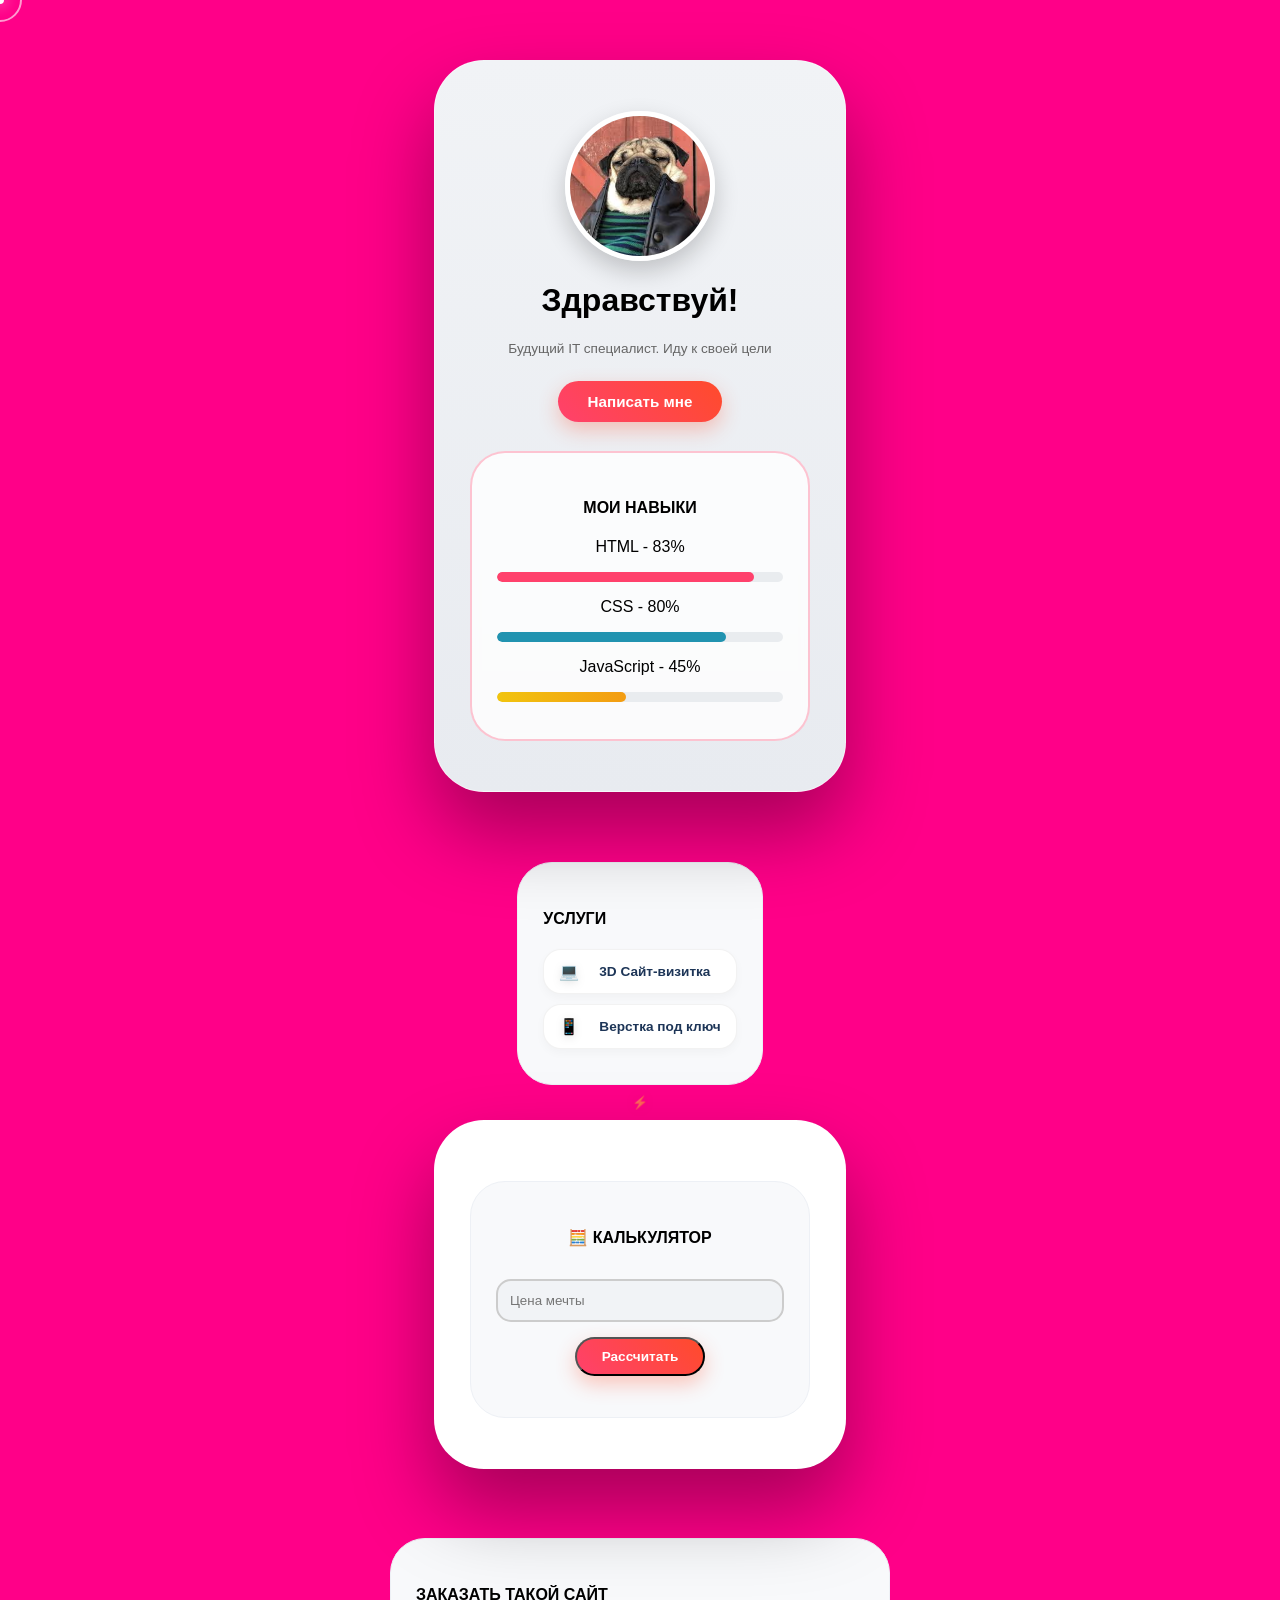
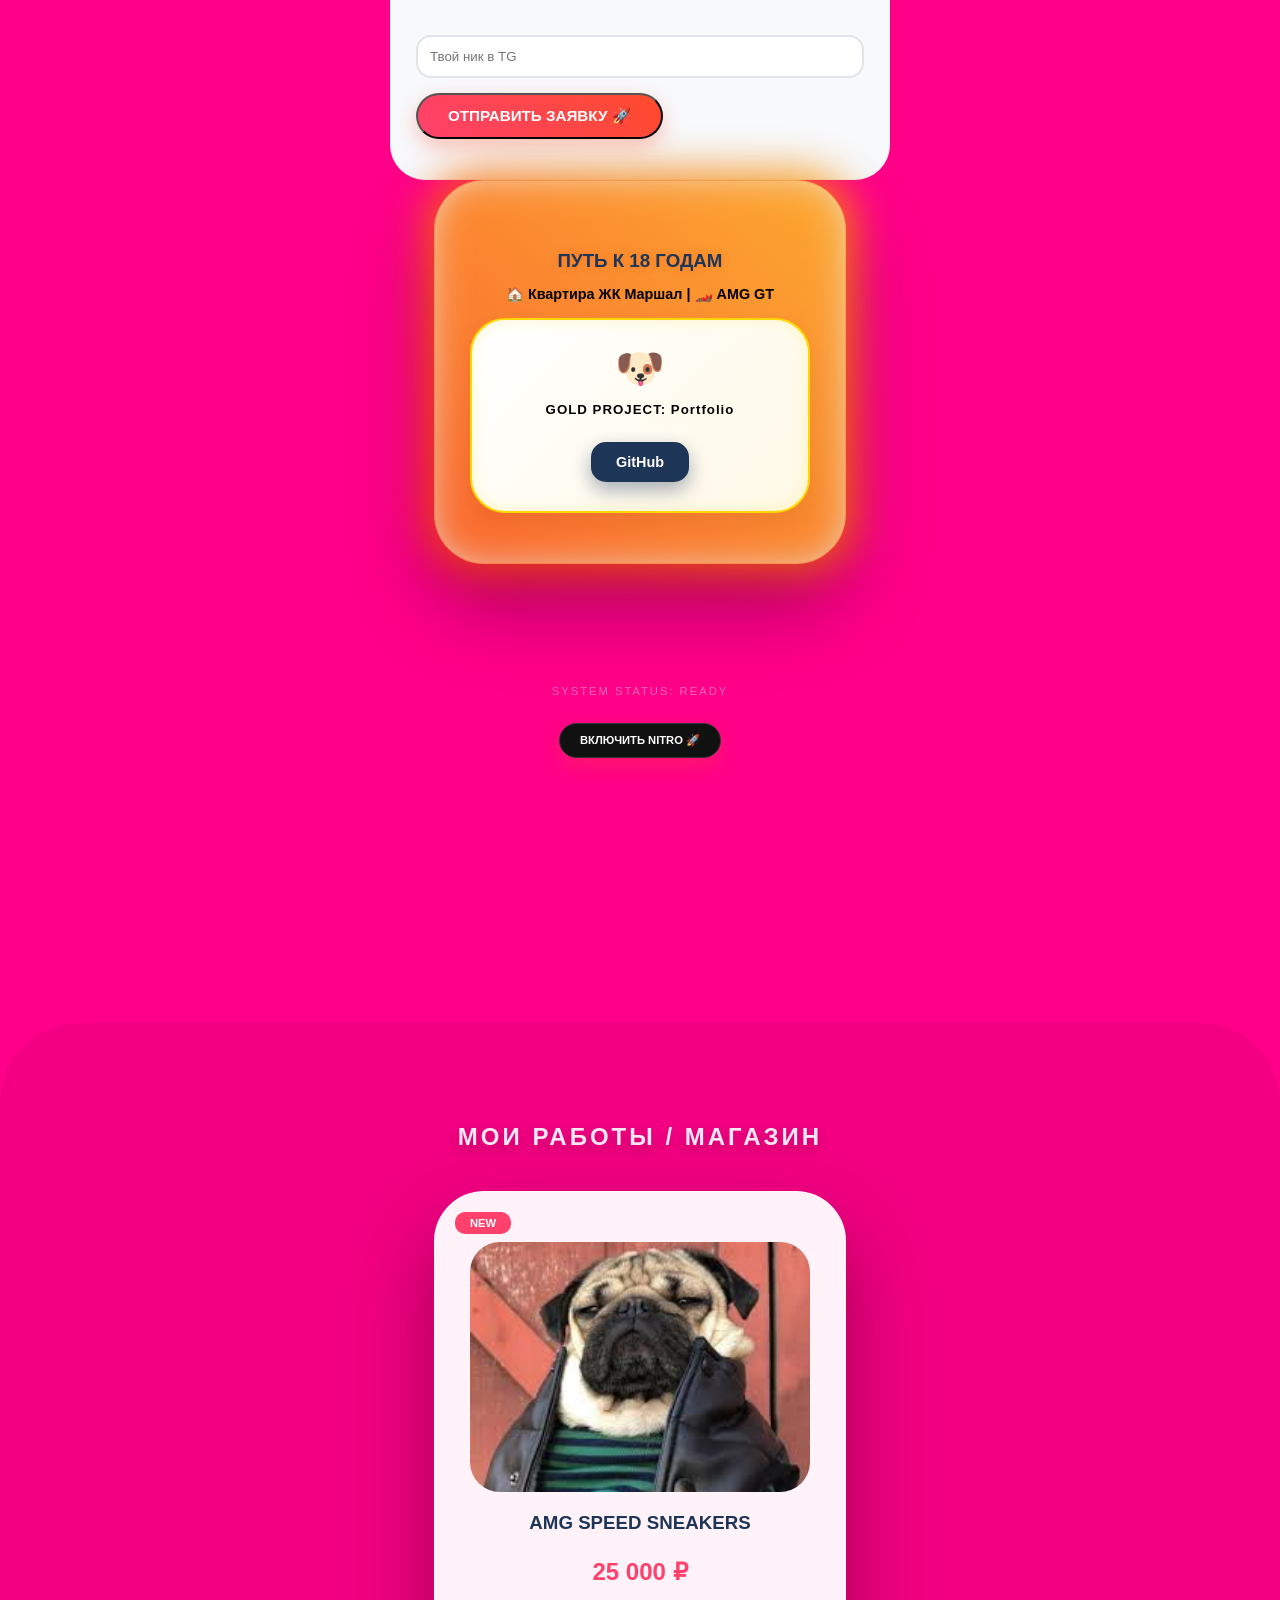
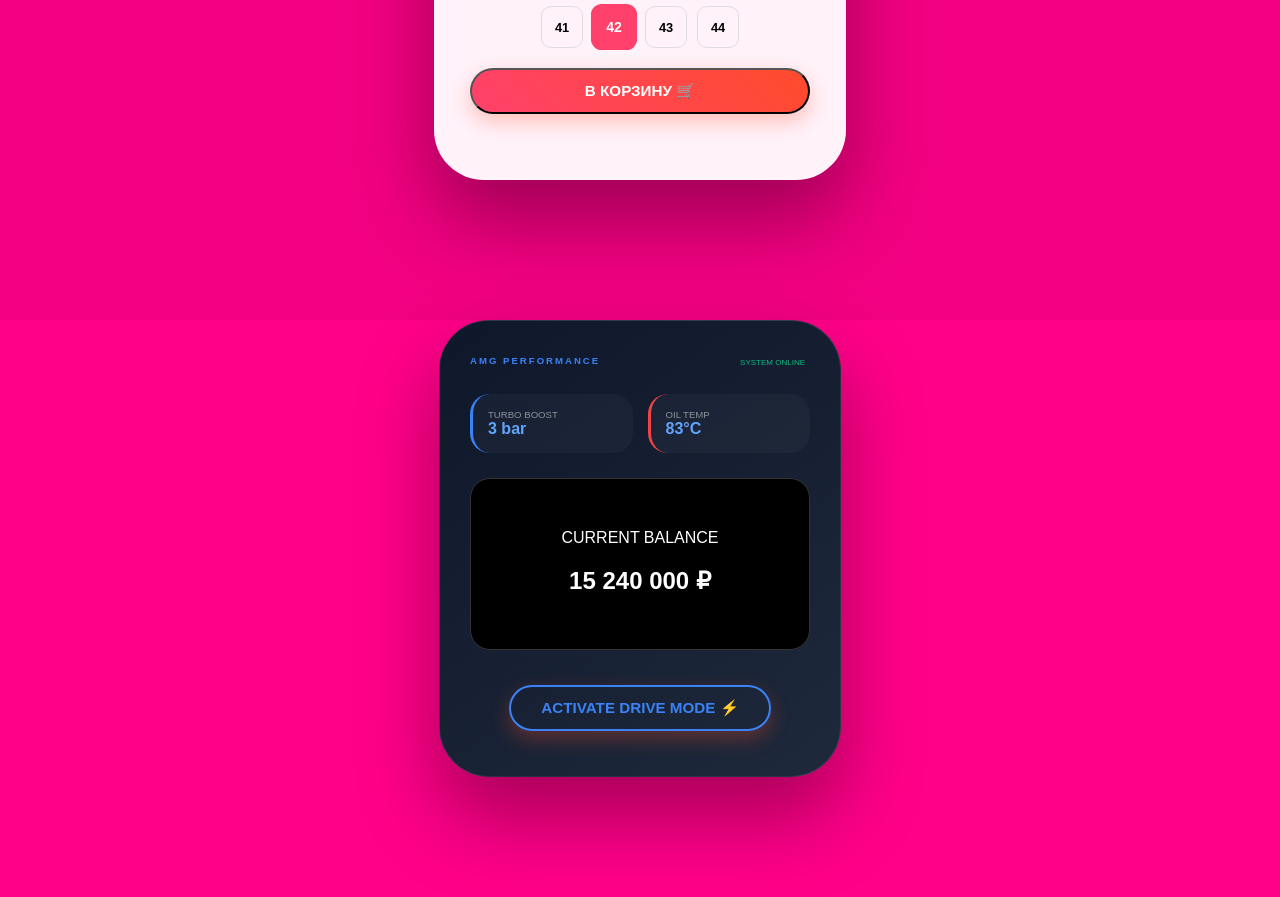
<file: index.html>
<!DOCTYPE html>
<html lang="ru">
<head>
    <meta charset="UTF-8">
    <meta name="viewport" content="width=device-width, initial-scale=1.0">
    <title>Sahivan-14 | LUX Portfolio</title>
    <link rel="stylesheet" href="style2.css">
</head>
<body>   
    <div class="floating-icons"></div>
    <div class="cursor"></div>
    <div class="cursor-follower"></div>

    <div class="container">
        <!-- БЛОК 1: ТЫ -->
        <div class="card reveal">
    <div class="avatar"><img src="png.jpg" alt="Мопс"></div>
    <h1 class="title">Здравствуй!</h1>
    
    <!-- Твой новый текст над кнопкой -->
    <p style="font-size: 0.85rem; color: #666; font-weight: 500; margin-bottom: 10px;">
        Будущий IT специалист. Иду к своей цели
    </p>
    
    <a href="https://t.me/SahivanIT" class="btn-send animate-btn">Написать мне</a>
    
    <!-- Навыки в рамочке -->
    <div class="inner-block skills-border">
        <h4 class="block-label">МОИ НАВЫКИ</h4>
        
        <p class="stat-text">HTML - <span class="num" data-val="90">0</span>%</p>
        <div class="progress-bg"><div class="bar html"></div></div>
        
        <p class="stat-text">CSS - <span class="num" data-val="80">0</span>%</p>
        <div class="progress-bg"><div class="bar css"></div></div>
        
        <!-- Добавили JavaScript -->
        <p class="stat-text">JavaScript - <span class="num" data-val="45">0</span>%</p>
        <div class="progress-bg"><div class="bar js"></div></div>
    </div>
</div>


        <!-- БЛОК 2: БИЗНЕС -->
        <div class="inner-block service-container">
    <h4 class="block-label">УСЛУГИ</h4>
    
    <!-- Услуга 1 -->
    <div class="service-item">
        <span class="icon">💻</span>
        <span class="service-name">3D Сайт-визитка</span>
    </div>

    <!-- Услуга 2 -->
    <div class="service-item">
        <span class="icon">📱</span>
        <span class="service-name">Верстка под ключ</span>
    </div>
</div>

<!-- ТВОЙ РАЗДЕЛИТЕЛЬ С ТЕМНОЙ МОЛНИЕЙ -->
<div class="divider dark-divider">
    <span class="divider-line dark-line"></span>
    <span class="divider-icon">⚡</span>
    <span class="divider-line dark-line"></span>
</div>

<!-- КАРТОЧКА КАЛЬКУЛЯТОРА -->
<div class="card reveal solid-calc">
    <div class="inner-block">
        <h4 class="block-label">🧮 КАЛЬКУЛЯТОР</h4>
        <input type="number" id="inp" placeholder="Цена мечты" class="main-input solid-input">
        <button onclick="calc()" class="btn-send shine-btn small-btn">Рассчитать</button>
        <p id="res" class="calc-res"></p>
    </div>
</div>
<!-- ФОРМА ОБРАТНОЙ СВЯЗИ -->
<div class="inner-block">
    <h4 class="block-label">ЗАКАЗАТЬ ТАКОЙ САЙТ</h4>
    <!-- Поле для ввода ника -->
    <input type="text" id="userName" placeholder="Твой ник в TG" class="main-input">
    
    <!-- КНОПКА С КОМАНДОЙ ONCLICK -->
    <button onclick="sendToTelegram()" class="btn-send shine-btn">
        ОТПРАВИТЬ ЗАЯВКУ 🚀
    </button>
</div>


<!-- ПОРТФОЛИО (БЕЗ РАСТЯГИВАНИЯ) -->
<div class="card reveal fire-card"> <!-- Добавили магию огня -->
    <h3 class="title" style="color: #1d3557; margin-bottom: 10px;">ПУТЬ К 18 ГОДАМ</h3>
    <p class="goal-text" style="font-weight: bold; font-size: 0.9rem;">
        🏠 Квартира ЖК Маршал | 🏎️ AMG GT
    </p>
    
    <!-- ЗОЛОТАЯ РАМКА С ТЕНЬЮ -->
    <div class="inner-block premium-border">
        <div class="emoji-icon" style="font-size: 2.5rem; margin-bottom: 10px;">🐶</div>
        <h5 style="margin: 10px 0; letter-spacing: 1px;">GOLD PROJECT: Portfolio</h5>
        
        <!-- Кнопка GitHub с блеском -->
        <a href="https://github.com/sahivan14-bit/my-project" target="_blank" class="btn-send github-btn shine-btn">
            GitHub
        </a>
    </div>
</div>
<!-- ПАСХАЛКА: ПАНЕЛЬ УПРАВЛЕНИЯ AMG -->
<div class="nitro-section" style="margin-top: 50px; text-align: center; padding-bottom: 100px;">
    <p style="color: rgba(255,255,255,0.4); font-size: 0.7rem; letter-spacing: 2px;">SYSTEM STATUS: READY</p>
    <button id="nitroBtn" class="btn-send" style="background: #111; border: 1px solid #333; font-size: 0.7rem; width: auto; display: inline-block; padding: 10px 20px;">
        ВКЛЮЧИТЬ NITRO 🚀
    </button>
</div>
<!-- СЕКЦИЯ ПОРТФОЛИО -->
<div class="portfolio-section" style="margin-top: 100px; width: 100%; text-align: center;">
    <h2 style="color: white; text-transform: uppercase; letter-spacing: 3px; margin-bottom: 40px;">
        Мои работы / Магазин
    </h2>

    <div class="card reveal shop-card">
        <!-- Твой код карточки с мопсом внутри -->
        <div class="badge">NEW</div>
        <div class="product-img">
            <img src="png.jpg" alt="Pug Boss"> 
        </div>
        <div class="product-info">
            <h3 class="product-title">AMG SPEED SNEAKERS</h3>
            <p class="product-price">25 000 ₽</p>
            
            <div class="size-picker">
                <!-- Добавили вызов функции на размеры -->
                <span class="size" onclick="selectSize(this)">41</span>
                <span class="size active" onclick="selectSize(this)">42</span>
                <span class="size" onclick="selectSize(this)">43</span>
                <span class="size" onclick="selectSize(this)">44</span>
            </div>
            
            <button class="btn-send buy-btn shine-btn" onclick="addToCart()">В КОРЗИНУ 🛒</button>
        </div>
    </div>
</div>
<div class="card reveal dashboard-card">
    <div class="db-header">
        <div class="brand-tag">AMG PERFORMANCE</div>
        <div class="status-group">
            <span class="status-text">SYSTEM ONLINE</span>
            <span class="status-blink"></span>
        </div>
    </div>
    
    <div class="db-grid">
        <div class="db-item accent-blue">
            <p>TURBO BOOST</p>
            <div class="db-val"><span class="num" data-val="2.4">0</span> bar</div>
        </div>
        <div class="db-item accent-red">
            <p>OIL TEMP</p>
            <div class="db-val"><span class="num" data-val="98">0</span>°C</div>
        </div>
    </div>

    <!-- График в стиле киберпанк -->
    <div class="inner-block db-visual">
        <div class="wave-container">
            <div class="wave"></div>
            <div class="wave"></div>
        </div>
        <div class="db-info">
            <p>CURRENT BALANCE</p>
            <h2 id="balance">15 240 000 ₽</h2>
        </div>
    </div>

    <button class="btn-send drive-btn" onclick="toggleDriveMode()">
        <span class="btn-text">ACTIVATE DRIVE MODE</span>
        <span class="btn-icon">⚡</span>
    </button>
</div>

<script>
window.onload = () => {
    const cards = document.querySelectorAll('.card');
    const c = document.querySelector('.cursor');
    const f = document.querySelector('.cursor-follower');

    // КУРСОР И 3D НАКЛОН
    document.addEventListener('mousemove', (e) => {
        const x = e.clientX, y = e.clientY;
        c.style.left = f.style.left = x + 'px';
        c.style.top = f.style.top = y + 'px';

        cards.forEach(card => {
            const r = card.getBoundingClientRect();
            if (x > r.left && x < r.right && y > r.top && y < r.bottom) {
                const rx = -(y - (r.top + r.height/2)) / 15;
                const ry = (x - (r.left + r.width/2)) / 15;
                card.style.setProperty('--rx', `${rx}deg`);
                card.style.setProperty('--ry', `${ry}deg`);
                card.style.setProperty('--s', `1.04`);
            } else {
                card.style.setProperty('--rx', `0deg`);
                card.style.setProperty('--ry', `0deg`);
                card.style.setProperty('--s', `1`);
            }
        });
    });

    // ИСКРЫ ПРИ КЛИКЕ
    document.addEventListener('click', (e) => {
        for(let i=0; i<10; i++) {
            const p = document.createElement('div');
            p.className = 'particle';
            document.body.appendChild(p);
            p.style.left = e.clientX + 'px'; p.style.top = e.clientY + 'px';
            const dX = (Math.random()-0.5)*250, dY = (Math.random()-0.5)*250;
            setTimeout(() => { p.style.transform = `translate(${dX}px, ${dY}px) scale(0)`; p.style.opacity = 0; }, 10);
            setTimeout(() => p.remove(), 600);
        }
    });

    // АНИМАЦИЯ ЦИФР И ПОЛОСОК
    document.querySelectorAll('.num').forEach(n => {
        let target = +n.getAttribute('data-val'), count = 0;
        let t = setInterval(() => { n.innerText = ++count; if(count >= target) clearInterval(t); }, 20);
    });
    document.querySelectorAll('.bar').forEach(b => {
        const val = b.parentElement.previousElementSibling.querySelector('.num').getAttribute('data-val');
        setTimeout(() => { b.style.width = val + '%'; }, 100);
    });
};

function calc() {
    const v = document.getElementById('inp').value;
    if(v) document.getElementById('res').innerText = "Нужно: " + Math.round(v/730) + " руб/день";
}
const nitroBtn = document.getElementById('nitroBtn');

nitroBtn.addEventListener('click', () => {
    // Включаем эффекты
    document.body.classList.add('nitro-active');
    nitroBtn.classList.add('btn-nitro-on');
    nitroBtn.innerText = "NITRO ACTIVE! 🔥";

    // Автоматическое выключение через 5 секунд
    setTimeout(() => {
        document.body.classList.remove('nitro-active');
        nitroBtn.classList.remove('btn-nitro-on');
        nitroBtn.innerText = "ВКЛЮЧИТЬ NITRO 🚀";
    }, 5000);
    
    // Доп. фишка: куча искр при нажатии
    for(let i=0; i<30; i++) {
        createParticle(window.innerWidth/2, window.innerHeight - 100);
    }
});

// Вспомогательная функция для искр (если её нет)
function createParticle(x, y) {
    const p = document.createElement('div');
    p.className = 'particle';
    document.body.appendChild(p);
    p.style.left = x + 'px'; p.style.top = y + 'px';
    const dX = (Math.random()-0.5)*400, dY = (Math.random()-0.5)*400;
    setTimeout(() => { p.style.transform = `translate(${dX}px, ${dY}px) scale(0)`; p.style.opacity = 0; }, 10);
    setTimeout(() => p.remove(), 1000);
}

function startFloatingEmojis() {
    const container = document.querySelector('.floating-icons');
    if (!container) return;

    const emojis = ['🐶', '🏠', '🏎️', '💰', '🔥'];

    setInterval(() => {
        const emoji = document.createElement('div');
        emoji.innerText = emojis[Math.floor(Math.random() * emojis.length)];
        
        // ЖЕСТКИЕ СТИЛИ (чтобы точно было видно)
        Object.assign(emoji.style, {
            position: 'fixed',
            bottom: '-100px', // Начинаем за краем экрана
            left: Math.random() * 100 + 'vw',
            fontSize: (Math.random() * 2 + 1) + 'rem',
            opacity: '0.6',
            zIndex: '0', // Поставим чуть выше фона
            pointerEvents: 'none',
            transition: 'transform 10s linear, opacity 10s' // Длительность полета 10 секунд
        });
        
        container.appendChild(emoji);

        // ЗАПУСК ПОЛЕТА (через 100 миллисекунд)
        setTimeout(() => {
            emoji.style.transform = `translateY(-120vh) rotate(${Math.random() * 360}deg)`;
        }, 100);

        // УДАЛЕНИЕ (когда долетит)
        setTimeout(() => {
            emoji.remove();
        }, 11000);
    }, 2000); // Каждые 2 секунды новая цель
}
startFloatingEmojis();

// 2. ПОТОМ ПРОВЕРЯЕМ, ЧТО ВСЁ РАБОТАЕТ
function sendToTelegram() {
    const nameInput = document.getElementById('userName');
    const name = nameInput ? nameInput.value.trim() : "";
    
    if (!name) {
        alert("Бро, введи ник! 😊");
        return;
    }

    // Текст сообщения
    const text = "Привет, Ваня! Я с твоего сайта. Мой ник: " + name;
    
    // Идеальная ссылка (проверь слэш после t.me/)
   const url = "https://t.me/SahivanIT" + encodeURIComponent(text);
    // Открываем Телеграм
    window.open(url, '_blank');
}


// Функция выбора размера
function selectSize(element) {
    // Убираем класс active у всех размеров в этой карточке
    const sizes = element.parentElement.querySelectorAll('.size');
    sizes.forEach(s => s.classList.remove('active'));
    
    // Добавляем active тому, на который нажали
    element.classList.add('active');
}

// Функция для кнопки "В корзину"
function addToCart() {
    const size = document.querySelector('.size.active').innerText;
    alert("Кроссовки " + size + " размера добавлены! Мопс одобряет. 🐶🔥");
    
    // Можно даже отправить уведомление тебе в ТГ, что кто-то "купил"
    // Но пока оставим так для теста
}
function toggleDriveMode() {
    const btn = document.querySelector('.drive-btn');
    const balance = document.getElementById('balance');
    
    btn.classList.toggle('active');
    
    if(btn.classList.contains('active')) {
        btn.innerHTML = "DRIVE MODE ACTIVE ⚡";
        // Эффект вибрации для баланса
        balance.style.animation = "shake 0.2s infinite";
        balance.style.color = "#60a5fa";
    } else {
        btn.innerHTML = "ACTIVATE DRIVE MODE 🏎️";
        balance.style.animation = "none";
        balance.style.color = "#fff";
    }
}

 </script>
 </body>
</html>
</file>
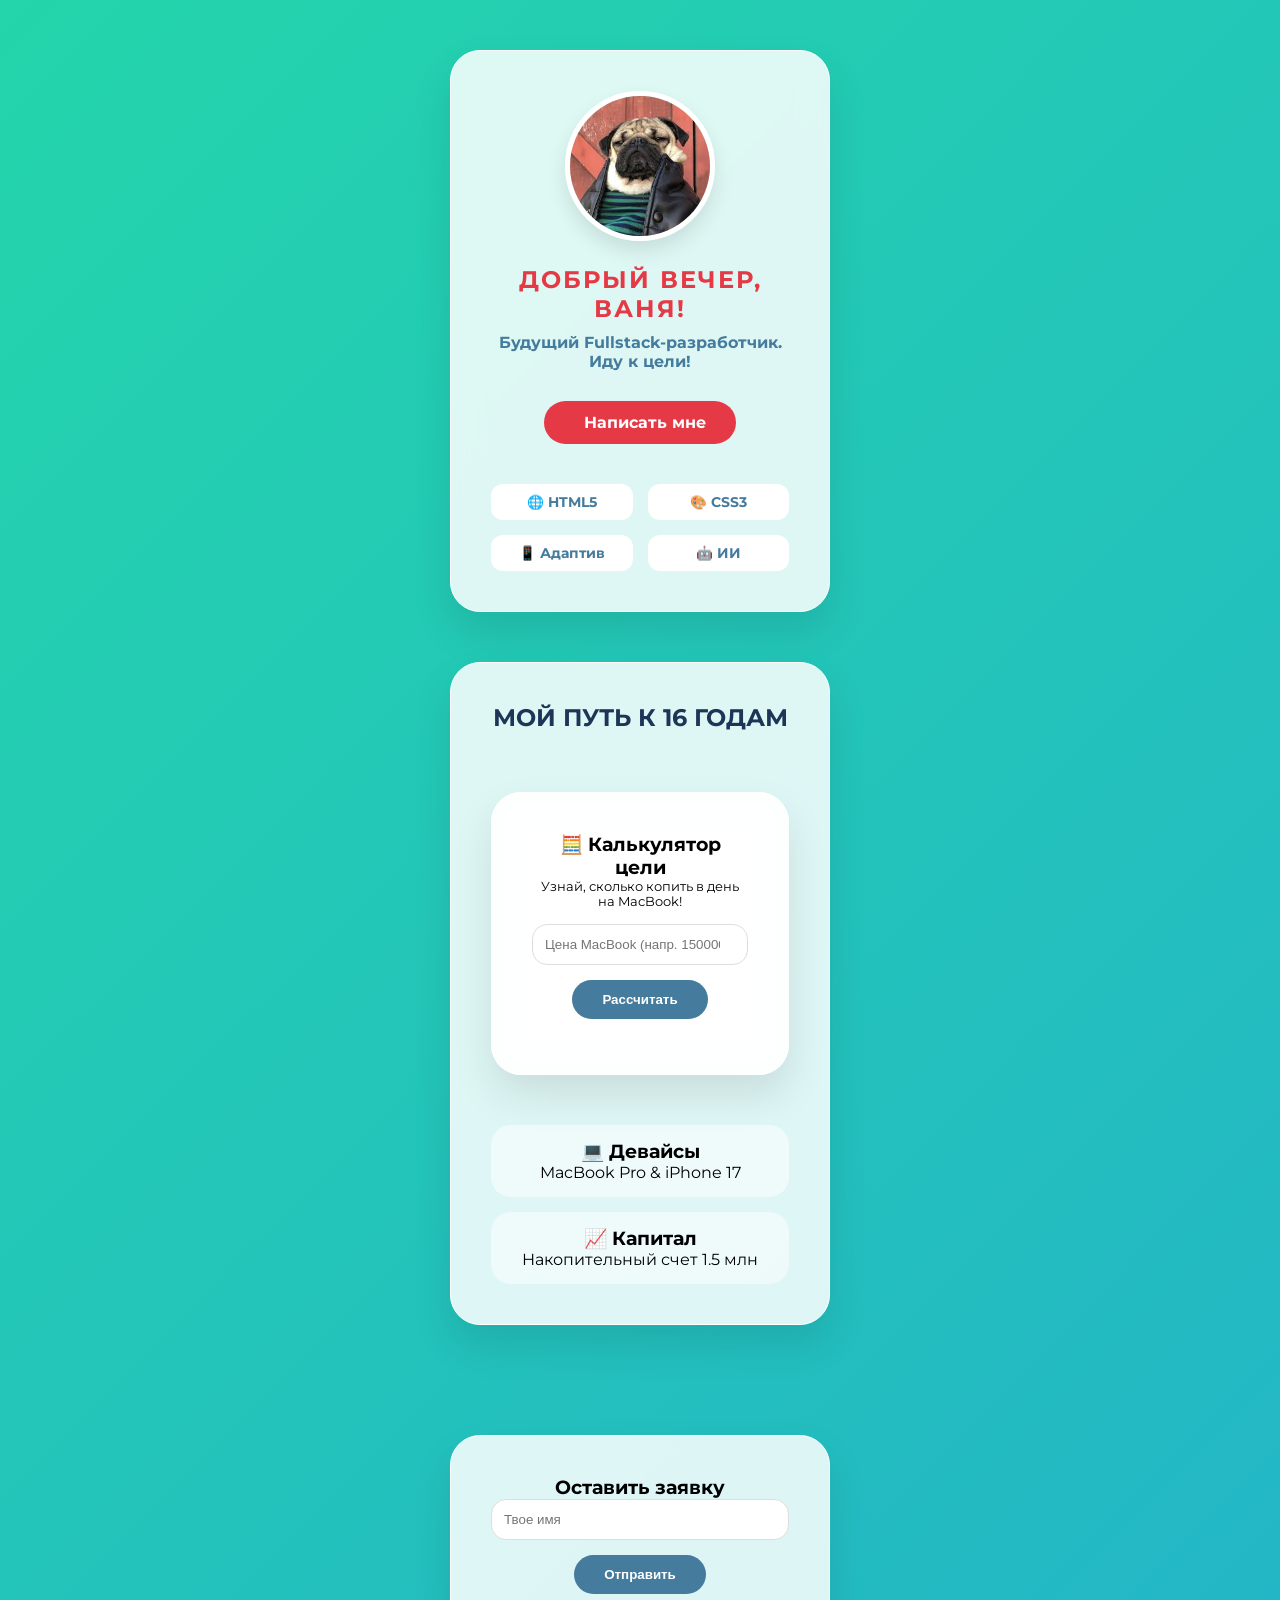
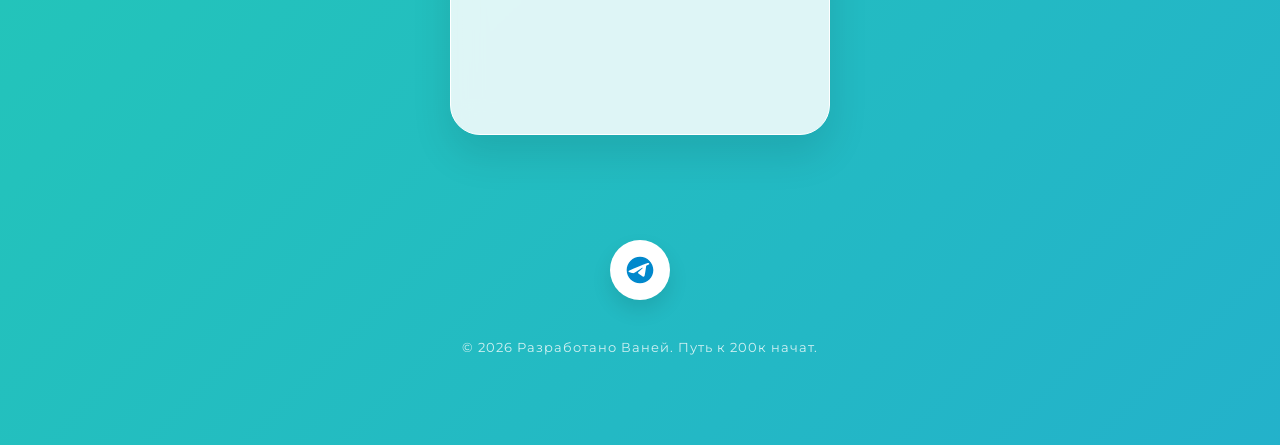
<file: my project/index.html>
<!DOCTYPE html>
<html lang="ru">
<head>
    <link rel="stylesheet" href="https://cloudflare.com">
    <meta charset="UTF-8">
    <meta name="viewport" content="width=device-width, initial-scale=1.0">
    <title>Мой Проект</title>
    <link rel="stylesheet" href="style.css">
</head>
<body>
    <div class="card">
    <!-- 1. ФОТО МОПСА -->
    <img src="png.jpg" alt="Мопс" class="profile-img">
    
    <!-- 2. ПРИВЕТСТВИЕ -->
    <h1 class="main-title" id="greeting">ДОБРОЕ УТРО, ВАНЯ!</h1>
    
    <!-- 3. ТВОЙ СТАТУС -->
    <p style="color: #457b9d; margin-bottom: 10px; font-weight: bold;">
        Будущий Fullstack-разработчик. Иду к цели!
    </p>
    
    <!-- 4. КНОПКА НАПИСАТЬ -->
    <a href="https://t.me" class="btn-contact" target="_blank">
        <i class="fa-brands fa-telegram"></i> Написать мне
    </a>

    <!-- 5. НАВЫКИ -->
    <div class="skills-container">
        <div class="skill-item">🌐 HTML5</div>
        <div class="skill-item">🎨 CSS3</div>
        <div class="skill-item">📱 Адаптив</div>
        <div class="skill-item">🤖 ИИ</div>
    </div>
</div>

    <div class="goals-section">
        <h2 style="color:#1d3557; margin-bottom:20px;">МОЙ ПУТЬ К 16 ГОДАМ</h2>
        <div class="contact-card goals-calc">
    <h3>🧮 Калькулятор цели</h3>
    <p style="font-size: 0.8rem; margin-bottom: 15px;">Узнай, сколько копить в день на MacBook!</p>
    <input type="number" id="priceInput" placeholder="Цена MacBook (напр. 150000)">
    <button onclick="calcGoal()" class="btn-send">Рассчитать</button>
    <p id="calc-result" style="margin-top: 15px; font-weight: bold; color: #1d3557;"></p>
</div>

        <div class="goal-card"><h3>💻 Девайсы</h3><p>MacBook Pro & iPhone 17</p></div>
        <div class="goal-card"><h3>📈 Капитал</h3><p>Накопительный счет 1.5 млн</p></div>
    </div>

    <div class="contact-card">
        <h3>Оставить заявку</h3>
        <input type="text" id="userName" placeholder="Твое имя">
        <button onclick="sayHello()" class="btn-send">Отправить</button>
        <p id="welcome-message" style="margin-top:15px; font-weight:bold;"></p>
        <div class="footer-social">
        <!-- Конец карточки заявки -->
       </div>
</div>
 <p id="welcome-message" style="margin-top: 15px; font-weight: bold;"></p>
 <!-- ВОТ ЭТОТ ТЕГ ВЫТОЛКНЕТ ВСЁ НИЖЕ ИЗ БЕЛОГО ОКНА -->
  <a href="https://t.me/sxlwwx" target="_blank" class="social-circle">
    <svg viewBox="0 0 24 24" width="32" height="32" fill="#0088cc" style="transition: 0.3s;">
        <path d="M12 2C6.48 2 2 6.48 2 12s4.48 10 10 10 10-4.48 10-10S17.52 2 12 2zm4.64 6.8c-.15 1.58-.8 5.42-1.13 7.19-.14.75-.42 1-.68 1.03-.58.05-1.02-.38-1.58-.75-.88-.58-1.38-.94-2.23-1.5-.99-.65-.35-1.01.22-1.59.15-.15 2.71-2.48 2.76-2.69.01-.03.01-.14-.07-.2-.08-.06-.19-.04-.27-.02-.11.02-1.93 1.23-5.46 3.62-.51.35-.98.52-1.4.51-.46-.01-1.35-.26-2.01-.48-.81-.27-1.45-.42-1.39-.89.03-.25.38-.51 1.07-.77 4.18-1.81 6.97-3.01 8.36-3.58 3.97-1.63 4.8-1.91 5.34-1.92.12 0 .38.03.55.17.14.11.18.26.2.46.02.07.02.14 0 .22z"/>
    </svg>
</a>

</a>

    </a>
</div>
<footer class="site-footer">
    <p>© 2026 Разработано Ваней. Путь к 200к начат.</p>
</footer>

    <!-- Теперь иконка ТГ будет САМА ПО СЕБЕ -->
    
    <!-- Твой футер в самом низу -->
   
    <script>
        function updateGreeting() {
            const el = document.getElementById('greeting');
            const h = new Date().getHours();
            if (h >= 5 && h < 12) el.innerText = "ДОБРОЕ УТРО, ВАНЯ!";
            else if (h >= 12 && h < 18) el.innerText = "ДОБРЫЙ ДЕНЬ, ВАНЯ!";
            else el.innerText = "ДОБРЫЙ ВЕЧЕР, ВАНЯ!";
        }

        function sayHello() {
    const input = document.getElementById('userName');
    const display = document.getElementById('welcome-message');
    const btn = document.querySelector('.btn-send');
    const name = input.value.trim();

    if (name === "") {
        display.innerText = "Эй, я не вижу твоего имени! 🙄";
        display.style.color = "#e63946"; // Красный
    } else {
        btn.innerText = "Отправка...";
        btn.style.background = "#28a745"; // Зеленый успех
        
        setTimeout(() => {
            display.innerText = "Привет, " + name + "! Твоя заявка улетела мне в ЛС! 🚀";
            display.style.color = "#2a9d8f";
            btn.innerText = "Отправлено!";
            input.value = ""; 
        }, 1000);
    }
}


        document.addEventListener('mousemove', (e) => {
            document.querySelectorAll('.card, .goals-section, .contact-card').forEach(card => {
                const rect = card.getBoundingClientRect();
                const x = (e.clientX - rect.left) / rect.width - 0.5;
                const y = (e.clientY - rect.top) / rect.height - 0.5;
                if (e.clientX > rect.left && e.clientX < rect.right && e.clientY > rect.top && e.clientY < rect.bottom) {
                    card.style.transform = `perspective(1000px) rotateX(${-y * 25}deg) rotateY(${x * 25}deg) scale(1.05)`;
                } else {
                    card.style.transform = `perspective(1000px) rotateX(0deg) rotateY(0deg) scale(1)`;
                }
            });
        });
        updateGreeting();
        function calcGoal() {
    const price = document.getElementById('priceInput').value;
    const result = document.getElementById('calc-result');
    
    if (price > 0) {
        // До 16 лет у нас (условно) 730 дней (2 года)
        const perDay = Math.round(price / 730);
        result.innerText = "Тебе нужно откладывать всего " + perDay + " руб. в день!";
        result.style.color = "#2a9d8f";
    } else {
        result.innerText = "Введи реальную цену!";
        result.style.color = "#e63946";
    }
}

    </script>
    
</body>
</html>
</file>
<file: style2.css>
body {
    background: #ff0088 !important; /* Тот самый розовый фон */
    margin: 0; font-family: 'Segoe UI', Roboto, sans-serif;
    display: flex; justify-content: center;
    cursor: none; overflow-x: hidden;
}

.container { display: flex; flex-direction: column; align-items: center; padding: 60px 20px; width: 100%; }

.card {
    background: #ffffff;
    padding: 50px 35px;
    border-radius: 50px; /* Круглые края как у Apple */
    margin-bottom: 60px;
    width: 100%;
    max-width: 340px;
    text-align: center;
    box-shadow: 0 20px 60px rgba(0,0,0,0.25); /* Глубокая тень для реализма */
    
    /* Магия наклона */
    transform: perspective(1000px) rotateX(var(--rx, 0deg)) rotateY(var(--ry, 0deg)) scale(var(--s, 1));
    transition: transform 0.1s ease-out;
    will-change: transform;
}

.inner-block {
    background: #f8f9fb;
    border: 1px solid #edf0f5;
    padding: 25px;
    border-radius: 35px;
    margin-top: 25px;
}

.btn-send {
    background: linear-gradient(45deg, #ff416c, #ff4b2b);
    color: white !important;
    padding: 18px;
    border-radius: 25px;
    display: block;
    text-decoration: none;
    font-weight: bold;
    box-shadow: 0 10px 25px rgba(255, 75, 43, 0.3);
    margin-top: 20px;
}

.cursor { position: fixed; width: 8px; height: 8px; background: #fff; border-radius: 50%; pointer-events: none; z-index: 10000; top: 0; left: 0; transform: translate(-50%, -50%); box-shadow: 0 0 15px #fff; }
.cursor-follower { position: fixed; width: 40px; height: 40px; border: 2px solid rgba(255, 255, 255, 0.6); border-radius: 50%; pointer-events: none; z-index: 9999; top: 0; left: 0; transform: translate(-50%, -50%); transition: 0.12s; }
/* ФОН И КУРСОР */
body {
    background: linear-gradient(135deg, #ff416c 0%, #ff4b2b 100%);
    margin: 0; font-family: 'Segoe UI', sans-serif;
    display: flex; justify-content: center;
    min-height: 100vh; overflow-x: hidden; cursor: none;
}
.container { display: flex; flex-direction: column; align-items: center; padding: 60px 20px; width: 100%; }

/* КАРТОЧКИ APPLE STYLE */
.card {
    background: rgba(255, 255, 255, 0.98);
    padding: 50px 35px; border-radius: 50px; margin-bottom: 60px;
    width: 100%; max-width: 340px; text-align: center;
    box-shadow: 0 40px 80px rgba(0,0,0,0.35) !important;
    border: 1px solid rgba(255, 255, 255, 0.4);
    transform: perspective(1000px) rotateX(var(--rx, 0deg)) rotateY(var(--ry, 0deg)) scale(var(--s, 1));
    transition: transform 0.15s ease-out; will-change: transform;
}

/* ВНУТРЕННИЕ РАМКИ */
.inner-block {
    background: #f8f9fb; border: 1px solid #edf0f5;
    padding: 25px; border-radius: 35px; margin-top: 25px;
}
.gold-border { border: 2px solid #ffd700; background: linear-gradient(to bottom, #fff, #fff9e6); }

/* ЭЛЕМЕНТЫ */
.avatar img {
    width: 100%;
    height: 100%;
    object-fit: cover;
    display: block;
}
.btn-send {
    background: linear-gradient(45deg, #ff416c, #ff4b2b);
    color: white !important;
    padding: 12px 30px; /* Уменьшили высоту и ширину */
    border-radius: 50px; /* Сделали более круглой */
    display: inline-block; /* Теперь она занимает место только по тексту */
    text-decoration: none;
    font-weight: bold;
    font-size: 0.95rem; /* Чуть меньше шрифт */
    margin: 15px auto;
    position: relative;
    overflow: hidden; /* Чтобы блик не вылетал за края */
    box-shadow: 0 8px 20px rgba(255, 75, 43, 0.3);
    transition: 0.3s;
}
.secondary-btn { background: #1d3557; }
.main-input { width: 100%; padding: 12px; border-radius: 15px; border: 1px solid #ddd; margin-top: 10px; outline: none; box-sizing: border-box; }

/* КУРСОР И ИСКРЫ */
.cursor, .cursor-follower { position: fixed; border-radius: 50%; pointer-events: none; z-index: 10000; top: 0; left: 0; transform: translate(-50%, -50%); }
.cursor { width: 8px; height: 8px; background: #fff; box-shadow: 0 0 15px #fff; }
.cursor-follower { width: 40px; height: 40px; border: 2px solid rgba(255, 255, 255, 0.6); transition: 0.12s; }
.particle { position: fixed; width: 6px; height: 6px; background: #fff; border-radius: 50%; pointer-events: none; z-index: 9999; transition: 0.6s ease-out; }

/* ПОЛОСКИ НАВЫКОВ */
.progress-bg { width: 100%; background: #e9ecef; border-radius: 20px; height: 10px; margin: 12px 0; overflow: hidden; }
.bar { height: 100%; border-radius: 20px; transition: width 2s ease-out; width: 0; }
.html { background: #ff416c; } .css { background: #2193b0; }
.skills-border {
    border: 2px solid rgba(255, 65, 108, 0.3) !important;
    background: rgba(255, 255, 255, 0.8) !important;
    backdrop-filter: blur(5px);
}
.animate-btn {
    animation: pulse 2s infinite ease-in-out;
}
@keyframes pulse {
    0% { transform: scale(1); box-shadow: 0 10px 25px rgba(255, 75, 43, 0.3); }
    50% { transform: scale(1.05); box-shadow: 0 15px 35px rgba(255, 75, 43, 0.5); }
    100% { transform: scale(1); box-shadow: 0 10px 25px rgba(255, 75, 43, 0.3); }
}
.js { background: linear-gradient(90deg, #f1c40f, #f39c12); }
.avatar {
    position: relative;
    width: 140px;
    height: 140px;
    margin: 0 auto;
    overflow: hidden; /* Чтобы блеск не вылетал за круг */
    border-radius: 50%;
    border: 5px solid #fff;
    box-shadow: 0 10px 25px rgba(0,0,0,0.2);
}
.avatar::after {
    content: '';
    position: absolute;
    top: -50%;
    left: -150%;
    width: 50%;
    height: 200%;
    background: linear-gradient(
        to right, 
        rgba(255,255,255,0) 0%, 
        rgba(255,255,255,0.6) 50%, 
        rgba(255,255,255,0) 100%
    );
    transform: rotate(30deg);
    animation: pug-shine 3s infinite ease-in-out; /* Раз в 3 секунды для солидности */
}
@keyframes pug-shine {
    0% { left: -150%; }
    30% { left: 150%; } /* Блик пробегает быстро */
    100% { left: 150%; } /* Потом пауза */
}
/* ФИШКА: ЭФФЕКТ АУРЫ ВОКРУГ КАРТОЧКИ */
.aura-effect {
    position: relative;
    box-shadow: 0 0 20px rgba(255, 255, 255, 0.2); /* Базовая тень */
    animation: aura-breathe 4s infinite ease-in-out;
}

@keyframes aura-breathe {
    0% { box-shadow: 0 20px 50px rgba(0,0,0,0.2), 0 0 10px rgba(255, 255, 255, 0.1); }
    50% { box-shadow: 0 20px 60px rgba(0,0,0,0.3), 0 0 30px rgba(255, 255, 255, 0.4); }
    100% { box-shadow: 0 20px 50px rgba(0,0,0,0.2), 0 0 10px rgba(255, 255, 255, 0.1); }
}

/* СТИЛЬНЫЕ РАМКИ ВНУТРИ */
.service-capsule, .calc-capsule {
    background: rgba(248, 249, 251, 0.7) !important;
    border: 2px solid rgba(255, 255, 255, 1) !important;
    box-shadow: inset 0 2px 10px rgba(0,0,0,0.02);
    transition: 0.4s;
}

.service-capsule:hover {
    transform: scale(1.02);
    border-color: #ff416c !important;
}

/* КОМПАКТНАЯ КНОПКА */
.small-btn {
    padding: 10px 25px !important;
    font-size: 0.85rem !important;
    width: auto !important; /* Убираем растягивание */
    margin: 15px auto 0 !important;
}

/* ИКОНКИ */
.icon {
    display: inline-block;
    margin-right: 8px;
    filter: drop-shadow(0 2px 4px rgba(0,0,0,0.1));
}
/* СТИЛЬ РАЗДЕЛИТЕЛЯ */
.divider {
    display: flex;
    align-items: center;
    justify-content: center;
    margin: 10px 0;
    opacity: 0.5;
}

.divider-line {
    height: 1px;
    flex-grow: 1;
    background: linear-gradient(90deg, transparent, #ddd, transparent);
}

.divider-icon {
    margin: 0 15px;
    font-size: 0.8rem;
    filter: drop-shadow(0 0 5px #ff416c);
}

/* ОЖИВЛЯЕМ ИКОНКИ */
.icon {
    display: inline-block;
    animation: icon-float 3s infinite ease-in-out;
}

@keyframes icon-float {
    0%, 100% { transform: translateY(0); }
    50% { transform: translateY(-3px); }
}

/* ДОБАВЛЯЕМ "ГЛУБИНУ" КАРТОЧКЕ */
.card {
    background: linear-gradient(180deg, #ffffff 0%, #f9f9f9 100%) !important;
}

/* УБИРАЕМ ЛИШНИЕ ОТСТУПЫ */
.inner-block {
    margin-top: 10px !important; /* Делаем блоки ближе друг к другу */
}
/* ПРИТЕМНЯЕМ КАРТОЧКУ (Цвет Space Gray) */
.card {
    background: linear-gradient(180deg, #f1f3f6 0%, #e8ebf0 100%) !important;
}

/* ОТДЕЛЬНЫЕ РАМОЧКИ ДЛЯ УСЛУГ */
.service-item {
    background: #ffffff;
    border: 1px solid rgba(0, 0, 0, 0.05);
    padding: 12px 15px;
    border-radius: 18px;
    margin-bottom: 10px;
    display: flex;
    align-items: center;
    gap: 12px;
    transition: 0.3s cubic-bezier(0.4, 0, 0.2, 1);
    box-shadow: 0 4px 10px rgba(0, 0, 0, 0.03);
}

/* ЭФФЕКТ ПРИ НАВЕДЕНИИ НА УСЛУГУ */
.service-item:hover {
    transform: translateX(5px) scale(1.02);
    border-color: #ff416c;
    box-shadow: 0 8px 20px rgba(255, 65, 108, 0.15);
}

.service-name {
    font-size: 0.85rem;
    font-weight: 600;
    color: #1d3557;
}

/* ПРИТЕМНЯЕМ ИНПУТ, ЧТОБЫ ВЫДЕЛЯЛСЯ */
.main-input {
    background: #ffffff !important;
    border: 2px solid #e0e4e9 !important;
}
/* ТЕМНАЯ МОЛНИЯ И ЛИНИИ */
.dark-line {
    background: linear-gradient(90deg, transparent, #444, transparent) !important;
    height: 2px !important; /* Чуть толще */
}

.divider-icon {
    color: #333; /* Темный цвет иконки */
    filter: drop-shadow(0 0 8px rgba(0,0,0,0.2)) !important;
    font-weight: bold;
}

/* ПЛОТНЫЙ КАЛЬКУЛЯТОР */
.solid-calc {
    background: #ffffff !important; /* Убираем прозрачность полностью */
    opacity: 1 !important;
}

.solid-input {
    background: #f1f3f6 !important;
    border: 2px solid #ccc !important; /* Более четкая рамка */
    color: #1d3557;
}

/* ФИКС ПОРТФОЛИО (ЧТОБЫ НЕ РАСТЯГИВАЛОСЬ) */
.portfolio-card {
    max-width: 340px !important;
    width: 100% !important;
    margin-left: auto;
    margin-right: auto;
    overflow: hidden;
}
/* ЭФФЕКТ ОГНЯ ВОКРУГ КАРТОЧКИ */
.fire-card {
    position: relative;
    border: 1px solid rgba(255, 69, 0, 0.3);
    animation: fire-pulse 3s infinite alternate;
}

@keyframes fire-pulse {
    0% {
        box-shadow: 0 20px 50px rgba(0,0,0,0.3), 
                    0 0 10px rgba(255, 69, 0, 0.5), 
                    0 0 20px rgba(255, 140, 0, 0.3);
    }
    100% {
        box-shadow: 0 25px 60px rgba(0,0,0,0.4), 
                    0 0 30px rgba(255, 69, 0, 0.8), 
                    0 0 50px rgba(255, 215, 0, 0.5);
    }
}

/* ПРЕМИУМ-РАМКА ДЛЯ ПОРТФОЛИО */
.premium-border {
    border: 2px solid #ffd700 !important;
    background: linear-gradient(135deg, #ffffff 0%, #fff9e6 100%) !important;
    box-shadow: inset 0 0 15px rgba(255, 215, 0, 0.2), 
                0 10px 25px rgba(0,0,0,0.05);
    transform: scale(1);
    transition: 0.4s cubic-bezier(0.175, 0.885, 0.32, 1.275);
}

.premium-border:hover {
    transform: scale(1.05);
    box-shadow: inset 0 0 20px rgba(255, 215, 0, 0.4), 
                0 15px 35px rgba(0,0,0,0.1);
}

/* ТЕМНАЯ КНОПКА GITHUB */
.github-btn {
    background: #1d3557 !important;
    border-radius: 15px !important;
    font-size: 0.9rem !important;
    padding: 12px 25px !important;
    width: auto !important;
    margin: 15px auto 0 !important;
    box-shadow: 0 8px 20px rgba(29, 53, 87, 0.4) !important;
}
/* РЕАЛЬНЫЙ ОГОНЬ Sahivan-14 */
.fire-card {
    position: relative;
    z-index: 1;
}

.fire-card::before {
    content: '';
    position: absolute;
    top: -10px; left: -10px; right: -10px; bottom: -10px;
    background: linear-gradient(45deg, #ff4500, #ff8c00, #ffd700, #ff4500);
    background-size: 400%;
    z-index: -1;
    filter: blur(20px);
    border-radius: 55px; /* Чуть больше чем у карточки */
    animation: fire-glow 3s linear infinite;
    opacity: 0.8;
}

@keyframes fire-glow {
    0% { background-position: 0% 50%; opacity: 0.6; }
    50% { background-position: 100% 50%; opacity: 1; filter: blur(25px); }
    100% { background-position: 0% 50%; opacity: 0.6; }
}

/* Добавим свечение самому тексту заголовка */
.fire-card .title {
    text-shadow: 0 0 10px rgba(255, 69, 0, 0.3);
}
/* ЭФФЕКТ ФОРСАЖА */
.nitro-active {
    animation: shake 0.1s infinite; /* Тряска сайта */
    filter: hue-rotate(90deg) contrast(1.2); /* Смена цветов на неоновые */
}

@keyframes shake {
    0% { transform: translate(1px, 1px) rotate(0deg); }
    50% { transform: translate(-1px, -2px) rotate(-1deg); }
    100% { transform: translate(1px, -1px) rotate(1deg); }
}

/* Свечение для активной кнопки */
.btn-nitro-on {
    background: #00ffcc !important;
    color: #000 !important;
    box-shadow: 0 0 30px #00ffcc !important;
    border: none !important;
}
/* ФОНОВЫЕ СМАЙЛИКИ */
.floating-icons {
    position: fixed;
    top: 0; left: 0;
    width: 100%; height: 100%;
    z-index: -1; /* Чтобы были ПОД карточками */
    overflow: hidden;
    pointer-events: none;
}

.bg-emoji {
    position: absolute;
    font-size: 2rem;
    opacity: 0.15; /* Делаем их едва заметными, как водяные знаки */
    animation: float-bg 15s linear infinite;
    filter: blur(1px);
}

@keyframes float-bg {
    0% { transform: translateY(110vh) rotate(0deg); }
    100% { transform: translateY(-10vh) rotate(360deg); }
}

.floating-icons {
    position: fixed !important;
    top: 0 !important;
    left: 0 !important;
    width: 100vw !important;
    height: 100vh !important;
    z-index: -1 !important; /* Убедись, что они ПОД всем контентом */
    background: transparent !important;
    pointer-events: none !important;
}
/* КАРТОЧКА МАГАЗИНА */
.shop-card {
    overflow: hidden;
    background: #ffffff !important;
}

.badge {
    position: absolute;
    top: 20px; left: 20px;
    background: #ff416c;
    color: white;
    padding: 5px 15px;
    border-radius: 10px;
    font-size: 0.7rem;
    font-weight: bold;
    z-index: 10;
}

.product-img img {
    width: 100%;
    transition: transform 0.5s cubic-bezier(0.2, 0, 0.2, 1);
}

/* ЭФФЕКТ ПРИ НАВЕДЕНИИ */
.shop-card:hover .product-img img {
    transform: scale(1.15) rotate(-5deg); /* Увеличение и легкий наклон */
}

.product-title { margin: 20px 0 5px; color: #1d3557; }
.product-price { font-size: 1.5rem; font-weight: 800; color: #ff416c; margin-bottom: 20px; }

.size-picker {
    display: flex; justify-content: center; gap: 10px; margin-bottom: 20px;
}

.size {
    width: 40px; height: 40px;
    border: 1px solid #ddd;
    border-radius: 10px;
    display: flex; align-items: center; justify-content: center;
    font-size: 0.8rem; font-weight: bold; cursor: pointer;
    transition: 0.3s;
}

.size:hover, .size.active {
    background: #1d3557; color: white; border-color: #1d3557;
}

.buy-btn {
    width: 100%;
    margin-top: 0 !important;
}
.product-img {
    width: 100%;
    height: 250px; /* Фиксируем высоту */
    overflow: hidden;
    border-radius: 30px; /* Закругляем углы картинки */
    margin-bottom: 20px;
}

.product-img img {
    width: 100%;
    height: 100%;
    object-fit: cover; /* Это растянет мопса красиво, без искажений */
    transition: 0.5s ease;
}

/* Эффект при клике на размер */
.size.active {
    background: #ff416c !important;
    color: white;
    border-color: #ff416c;
    transform: scale(1.1);
}
.portfolio-section {
    display: flex;
    flex-direction: column;
    align-items: center; /* Центрируем всё внутри секции */
    justify-content: center;
    width: 100%;
    margin-top: 100px !important;
    padding-bottom: 100px;
}

.shop-card {
    margin-left: auto !important;
    margin-right: auto !important;
    /* Убедись, что max-width остался 340px или 400px */
}

/* Добавим свечение заголовку, чтобы он не был плоским */
.portfolio-section h2 {
    text-shadow: 0 5px 15px rgba(0,0,0,0.3);
    font-size: 1.2rem;
}
.shop-card:hover .product-img {
    transform: translateY(-10px); /* Картинка чуть всплывает */
    box-shadow: 0 15px 30px rgba(0,0,0,0.2);
}

.product-img {
    transition: 0.4s cubic-bezier(0.175, 0.885, 0.32, 1.275);
}
.portfolio-section {
    background: rgba(0, 0, 0, 0.05); /* Легкое затемнение фона секции */
    padding: 80px 20px;
    border-radius: 80px 80px 0 0; /* Плавный переход сверху */
    margin-top: 150px !important;
    width: 100%;
}

/* Сделаем заголовок покрупнее и посолиднее */
.portfolio-section h2 {
    color: #fff;
    font-size: 1.5rem;
    font-weight: 900;
    text-transform: uppercase;
    letter-spacing: 5px;
    margin-bottom: 50px;
    opacity: 0.9;
}
.shop-card {
    background: rgba(255, 255, 255, 0.95) !important;
    backdrop-filter: blur(10px); /* Эффект матового стекла */
    border: 1px solid rgba(255, 255, 255, 0.3);
    transition: transform 0.3s ease, box-shadow 0.3s ease;
}

.shop-card:hover {
    box-shadow: 0 40px 80px rgba(0,0,0,0.4) !important;
    transform: perspective(1000px) rotateX(var(--rx)) rotateY(var(--ry)) scale(1.02) !important;
}
.dashboard-card {
    background: #111827 !important; /* Глубокий темный */
    color: white !important;
    border: 1px solid #374151;
}

.db-header { display: flex; justify-content: space-between; align-items: center; margin-bottom: 25px; }
.status-blink { width: 10px; height: 10px; background: #10b981; border-radius: 50%; box-shadow: 0 0 10px #10b981; animation: blink 1.5s infinite; }

@keyframes blink { 0%, 100% { opacity: 1; } 50% { opacity: 0.3; } }

.db-grid { display: grid; grid-template-columns: 1fr 1fr; gap: 15px; margin-bottom: 25px; }
.db-item { background: #1f2937; padding: 15px; border-radius: 20px; text-align: left; }
.db-item p { font-size: 0.6rem; opacity: 0.5; margin: 0; }
.db-val { font-size: 1rem; font-weight: bold; color: #60a5fa; }

.nitro-btn { background: #3b82f6 !important; box-shadow: 0 10px 20px rgba(59, 130, 246, 0.3) !important; }
.dashboard-card {
    background: linear-gradient(145deg, #0f172a, #1e293b) !important;
    border: 1px solid rgba(255,255,255,0.1) !important;
    padding: 30px !important;
}

.brand-tag { font-size: 0.6rem; letter-spacing: 2px; color: #3b82f6; font-weight: bold; }
.status-text { font-size: 0.5rem; color: #10b981; margin-right: 5px; }

/* СЕНСОРЫ */
.db-item {
    border-left: 3px solid #3b82f6;
    background: rgba(255,255,255,0.03);
}
.accent-red { border-left-color: #ef4444; }

/* ВИЗУАЛИЗАЦИЯ ГРАФИКА */
.db-visual {
    background: #000 !important;
    height: 100px;
    position: relative;
    overflow: hidden;
    display: flex;
    align-items: center;
    justify-content: center;
    border: 1px solid #333 !important;
}

.wave-container { position: absolute; width: 100%; height: 100%; opacity: 0.3; }
.wave {
    position: absolute; width: 200%; height: 200%;
    background: linear-gradient(transparent, #3b82f6);
    border-radius: 40%;
    animation: wave-move 10s infinite linear;
    top: 50%; left: -50%;
}
.wave:nth-child(2) { animation-duration: 7s; opacity: 0.5; background: #60a5fa; }

@keyframes wave-move { 100% { transform: rotate(360deg); } }

/* КНОПКА ПЕРЕКЛЮЧЕНИЯ */
.drive-btn {
    background: transparent !important;
    border: 2px solid #3b82f6 !important;
    color: #3b82f6 !important;
    transition: 0.4s !important;
}
.drive-btn.active {
    background: #3b82f6 !important;
    color: #fff !important;
    box-shadow: 0 0 30px rgba(59, 130, 246, 0.6) !important;
}
/* ЭКРАН С ГРАФИКОМ */
.db-visual {
    background: #000 !important;
    height: 120px;
    position: relative;
    overflow: hidden;
    display: flex;
    align-items: center;
    justify-content: center;
    border-radius: 20px;
    border: 1px solid #333 !important;
    margin: 20px 0;
}

/* МАГИЧЕСКИЕ ВОЛНЫ */
.wave-container {
    position: absolute;
    width: 100%;
    height: 100%;
    bottom: -50%; /* Сдвигаем вниз */
    opacity: 0.4;
}

.wave {
    position: absolute;
    width: 200%;
    height: 200%;
    background: linear-gradient(transparent, #3b82f6);
    border-radius: 40%;
    animation: wave-rotate 8s infinite linear;
    left: -50%;
}

.wave:nth-child(2) {
    animation-duration: 12s;
    background: #60a5fa;
    opacity: 0.3;
}

@keyframes wave-rotate {
    from { transform: rotate(0deg); }
    to { transform: rotate(360deg); }
}
</file>
<file: my project/style.css>
@import url('https://fonts.googleapis.com/css2?family=Montserrat:ital,wght@0,100..900;1,100..900&display=swap');

* { margin: 0; padding: 0; box-sizing: border-box; }


body {
    background: linear-gradient(-45deg, #ee7752, #e73c7e, #23a6d5, #23d5ab);
    background-size: 400% 400%;
    animation: gradientMove 15s ease infinite;
    min-height: 100vh;
    display: flex;
    flex-direction: column;
    align-items: center;
    font-family: 'Montserrat', sans-serif;
    padding: 50px 20px;
}

@keyframes gradientMove {
    0% { background-position: 0% 50%; }
    50% { background-position: 100% 50%; }
    100% { background-position: 0% 50%; }
}

.card, .goals-section, .contact-card {
    background: rgba(255, 255, 255, 0.85);
    backdrop-filter: blur(15px);
    padding: 40px;
    border-radius: 30px;
    box-shadow: 0 20px 40px rgba(0,0,0,0.1);
    border: 1px solid white;
    text-align: center;
    max-width: 380px;
    width: 100%;
    margin-bottom: 50px;
    transition: transform 0.1s ease-out;
    transform-style: preserve-3d;
}

.profile-img { width: 150px; height: 150px; object-fit: cover; border-radius: 50%; border: 5px solid white; margin-bottom: 20px; box-shadow: 0 10px 20px rgba(0,0,0,0.1); }
.main-title { color: #e63946; letter-spacing: 2px; margin-bottom: 10px; font-size: 1.5rem; }

.skills-container { display: grid; grid-template-columns: 1fr 1fr; gap: 15px; margin-top: 20px; }
.skill-item { background: white; padding: 10px; border-radius: 12px; font-size: 0.85rem; font-weight: bold; color: #457b9d; transition: 0.3s; }
.skill-item:hover { transform: scale(1.1); color: #e63946; box-shadow: 0 5px 15px rgba(230, 57, 70, 0.3); }

.goal-card { padding: 15px; background: rgba(255,255,255,0.5); border-radius: 20px; margin-top: 15px; }
.contact-card input { width: 100%; padding: 12px; border-radius: 15px; border: 1px solid #ddd; margin-bottom: 15px; outline: none; }
.btn-send { background: #457b9d; color: white; border: none; padding: 12px 30px; border-radius: 50px; cursor: pointer; font-weight: bold; }
/* Пульсация для кнопки ТГ */
@keyframes pulse {
    0% { transform: scale(1); box-shadow: 0 0 0 0 rgba(230, 57, 70, 0.7); }
    70% { transform: scale(1.05); box-shadow: 0 0 0 15px rgba(230, 57, 70, 0); }
    100% { transform: scale(1); box-shadow: 0 0 0 0 rgba(230, 57, 70, 0); }
}

.btn-contact {
    display: inline-flex; align-items: center; gap: 10px; padding: 12px 30px;
    background: #e63946; color: white !important; text-decoration: none;
    border-radius: 50px; font-weight: bold; margin: 20px 0;
    animation: pulse 2s infinite; /* Возвращаем пульсацию */
}

.btn-send { transition: 0.3s; } /* Чтобы плавно меняла цвет на зеленый */
.footer-social {
    display: flex;
    justify-content: center;
    margin-top: 30px;
    margin-bottom: 20px;
}

/* Находим нашу кнопку и задаем ей поведение */
.social-circle {
    display: flex !important;
    justify-content: center;
    align-items: center;
    width: 60px;
    height: 60px;
    background-color: white !important;
    border-radius: 50%;
    margin: 40px auto !important;
    transition: all 0.3s ease-out !important;
    cursor: pointer !important;
    position: relative;
    z-index: 9999; /* Выводим на самый передний план */
    text-decoration: none;
    box-shadow: 0 10px 20px rgba(0,0,0,0.1);
}

.social-circle:hover {
    background-color: #e63946 !important; /* Краснеет */
    transform: translateY(-20px) scale(1.2) !important; /* Взлетает */
}

.social-circle svg {
    fill: #0088cc;
    transition: 0.3s;
}

.social-circle:hover svg {
    fill: white !important; /* Самолетик белеет */
}
/* Опускаем форму ниже */
.contact-card {
    margin-top: 60px !important;
}

/* Опускаем кружок под форму */
.footer-social {
    margin: 50px 0 !important;
}

/* Стиль твоего футера */
.site-footer {
    text-align: center;
    padding-bottom: 40px;
    color: rgba(255, 255, 255, 0.8); /* Сделаем его белым и полупрозрачным на градиенте */
    font-size: 0.8rem;
    letter-spacing: 1px;
}
.footer-social {
    margin: 40px 0;
}
#calc-result {
    font-size: 1.2rem;
    color: #e63946 !important; /* Сделаем его фирменным красным для акцента */
    animation: bounceIn 0.5s ease-out;
}

@keyframes bounceIn {
    0% { transform: scale(0.5); opacity: 0; }
    70% { transform: scale(1.1); }
    100% { transform: scale(1); opacity: 1; }
}
</file>
